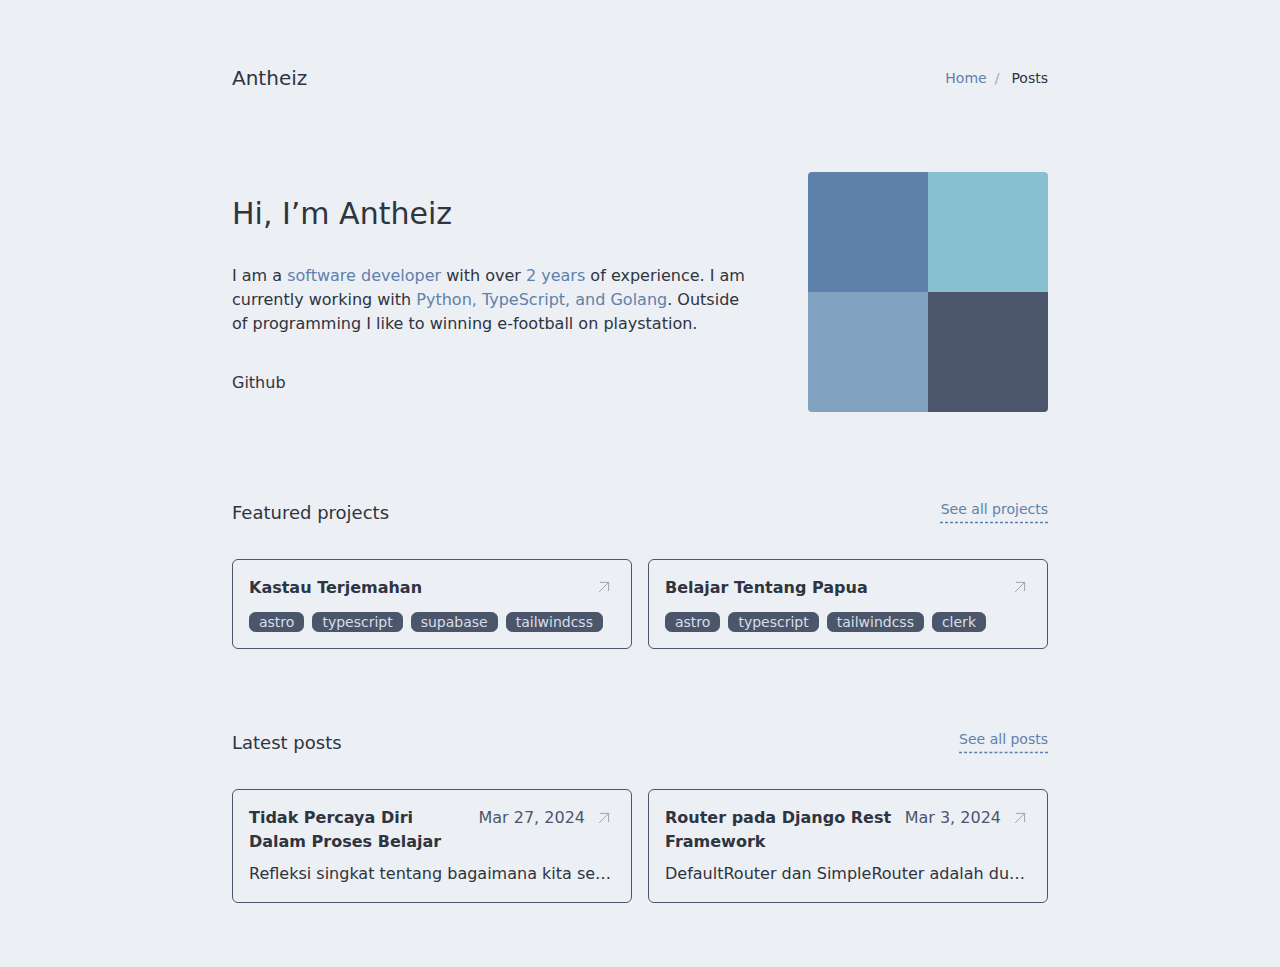
<file: index.html>
<!DOCTYPE html><html class="bg-base-100 text-base-content overflow-y-scroll" lang="en"> <head><meta charset="UTF-8"><meta name="viewport" content="width=device-width"><link rel="icon" type="image/svg+xml" href="/_astro/icon.DOvMWeGt.png"><title>Antheiz</title><meta name="description" content="Antheiz's personal website."><meta property="og:title" content="Antheiz"><meta property="og:description" content="Antheiz's personal website."><meta property="og:type" content="website"><meta property="og:image" content="/_astro/icon.DOvMWeGt.png"><meta property="og:url" content="http://localhost:4321/"><meta name="astro-view-transitions-enabled" content="true"><meta name="astro-view-transitions-fallback" content="animate"><link rel="stylesheet" href="/_astro/index.DjzMlcm3.css" /><script type="module" src="/_astro/hoisted.B3qt4lXS.js"></script>
<script type="module" src="/_astro/page.CY7HCSJH.js"></script></head> <body> <div class="mx-auto flex min-h-screen max-w-4xl flex-col gap-9 px-10 py-8 md:gap-20 md:py-16"> <header class="flex w-full flex-col gap-3 md:gap-2 md:flex-row md:justify-between pb-5 md:pb-0"> <a href="/" class="text-xl">Antheiz</a> <nav class="text-sm custom-breadcrumbs"> <ul> <li> <a class="text-primary" href="/">Home</a> </li> <li> <a class="" href="/posts">Posts</a> </li> </ul> </nav> </header>  <main> <div class="flex flex-col gap-20"> <article class="md:flex-row-reverse md:justify-end md:gap-12"> <div class="flex flex-row justify-between sm:grid-cols-3"> <div class="col-span-2 flex flex-col gap-6 md:gap-8 my-auto"> <h1 class="text-3xl">Hi, I’m Antheiz</h1> <h2 class="w-auto sm:w-[85%] md:w-[90%] leading-6">
I am a <strong class="font-normal text-primary">software developer</strong> with over
<strong class="font-normal text-primary">2 years</strong> of
              experience. I am currently working with<strong class="font-normal text-primary"> Python, TypeScript, and Golang</strong>. Outside of programming I like to winning e-football on playstation.
</h2> <div class="custom-breadcrumbs"> <ul> <li> <a href="https://github.com/antheiz" rel="noreferrer" target="_blank"> Github </a> </li> </ul> </div> </div> <div class="ml-auto hidden sm:block"> <div class="avatar"> <div class="w-60 rounded"> <picture> <source srcset="/_astro/icon.DOvMWeGt_1SeIX2.avif" type="image/avif"><source srcset="/_astro/icon.DOvMWeGt_1n05rc.webp" type="image/webp"> <img src="/_astro/icon.DOvMWeGt_ZzT9g8.png" alt="Profile icon" loading="eager" width="256" height="256" decoding="async"> </picture> </div> </div> </div> </div> </article> <article class="flex flex-col gap-8"> <header class="flex w-full flex-row justify-between gap-2"> <h3 class="text-lg">Featured projects</h3> <a href="https://github.com/antheiz?tab=repositories" class="text-sm text-primary underline decoration-dashed underline-offset-8" target="_self" rel="noreferrer">See all projects
</a> </header> <section class="grid grid-cols-1 gap-4 sm:grid-cols-2 justify-center items-stretch"> <a href="https://github.com/antheiz/kastau-terjemahan" target="_blank" class="group flex cursor-pointer flex-col gap-2 rounded-md border border-neutral p-4 transition-all duration-300 hover:-translate-y-1.5" data-astro-prefetch> <div class="flex w-full justify-between gap-3 flex-row items-start"> <p class="font-semibold">Kastau Terjemahan</p> <div class="flex flex-row items-center gap-2">  <svg xmlns="http://www.w3.org/2000/svg" width="22" height="22" viewBox="0 0 24 24" fill="none" stroke="#94a0a9" stroke-linecap="round" stroke-linejoin="round" color="#94a0a9" class="tabler-icon tabler-icon-arrow-up-right transition-none md:transition-all md:duration-300 md:group-hover:translate-x-1"> <path d="M17 7l-10 10"></path><path d="M8 7l9 0l0 9"></path> </svg> </div> </div> <div class="pt-1 flex flex-row flex-wrap gap-2"> <div class="badge badge-neutral">astro</div><div class="badge badge-neutral">typescript</div><div class="badge badge-neutral">supabase</div><div class="badge badge-neutral">tailwindcss</div> </div> </a><a href="https://github.com/papua-opensource/belajar-tentang-papua" target="_blank" class="group flex cursor-pointer flex-col gap-2 rounded-md border border-neutral p-4 transition-all duration-300 hover:-translate-y-1.5" data-astro-prefetch> <div class="flex w-full justify-between gap-3 flex-row items-start"> <p class="font-semibold">Belajar Tentang Papua</p> <div class="flex flex-row items-center gap-2">  <svg xmlns="http://www.w3.org/2000/svg" width="22" height="22" viewBox="0 0 24 24" fill="none" stroke="#94a0a9" stroke-linecap="round" stroke-linejoin="round" color="#94a0a9" class="tabler-icon tabler-icon-arrow-up-right transition-none md:transition-all md:duration-300 md:group-hover:translate-x-1"> <path d="M17 7l-10 10"></path><path d="M8 7l9 0l0 9"></path> </svg> </div> </div> <div class="pt-1 flex flex-row flex-wrap gap-2"> <div class="badge badge-neutral">astro</div><div class="badge badge-neutral">typescript</div><div class="badge badge-neutral">tailwindcss</div><div class="badge badge-neutral">clerk</div> </div> </a> </section> </article> <article class="flex flex-col gap-8"> <header class="flex w-full flex-row justify-between gap-2"> <h3 class="text-lg">Latest posts</h3> <a href="/posts" class="text-sm text-primary underline decoration-dashed underline-offset-8" rel="noreferrer">See all posts
</a> </header> <section class="grid grid-cols-1 gap-4 sm:grid-cols-2 mx-auto"> <a href="/posts/percaya-diri-dan-proses-belajar" target="_self" class="group flex cursor-pointer flex-col gap-2 rounded-md border border-neutral p-4 transition-all duration-300 hover:-translate-y-1.5" data-astro-prefetch> <div class="flex w-full justify-between gap-3 flex-row items-start"> <p class="font-semibold">Tidak Percaya Diri Dalam Proses Belajar</p> <div class="flex flex-row items-center gap-2"> <p class="text-neutral whitespace-nowrap"> Mar 27, 2024 </p> <svg xmlns="http://www.w3.org/2000/svg" width="22" height="22" viewBox="0 0 24 24" fill="none" stroke="#94a0a9" stroke-linecap="round" stroke-linejoin="round" color="#94a0a9" class="tabler-icon tabler-icon-arrow-up-right transition-none md:transition-all md:duration-300 md:group-hover:translate-x-1"> <path d="M17 7l-10 10"></path><path d="M8 7l9 0l0 9"></path> </svg> </div> </div> <p class="truncate">Refleksi singkat tentang bagaimana kita seharusnya percaya diri dan menikmati setiap proses dalam belajar.</p> </a><a href="/posts/router-in-django" target="_self" class="group flex cursor-pointer flex-col gap-2 rounded-md border border-neutral p-4 transition-all duration-300 hover:-translate-y-1.5" data-astro-prefetch> <div class="flex w-full justify-between gap-3 flex-row items-start"> <p class="font-semibold">Router pada Django Rest Framework</p> <div class="flex flex-row items-center gap-2"> <p class="text-neutral whitespace-nowrap"> Mar 3, 2024 </p> <svg xmlns="http://www.w3.org/2000/svg" width="22" height="22" viewBox="0 0 24 24" fill="none" stroke="#94a0a9" stroke-linecap="round" stroke-linejoin="round" color="#94a0a9" class="tabler-icon tabler-icon-arrow-up-right transition-none md:transition-all md:duration-300 md:group-hover:translate-x-1"> <path d="M17 7l-10 10"></path><path d="M8 7l9 0l0 9"></path> </svg> </div> </div> <p class="truncate">DefaultRouter dan SimpleRouter adalah dua jenis router yang disediakan oleh Django Rest Framework (DRF)</p> </a> </section> </article> </div> </main>  </div>  </body> </html>
</file>
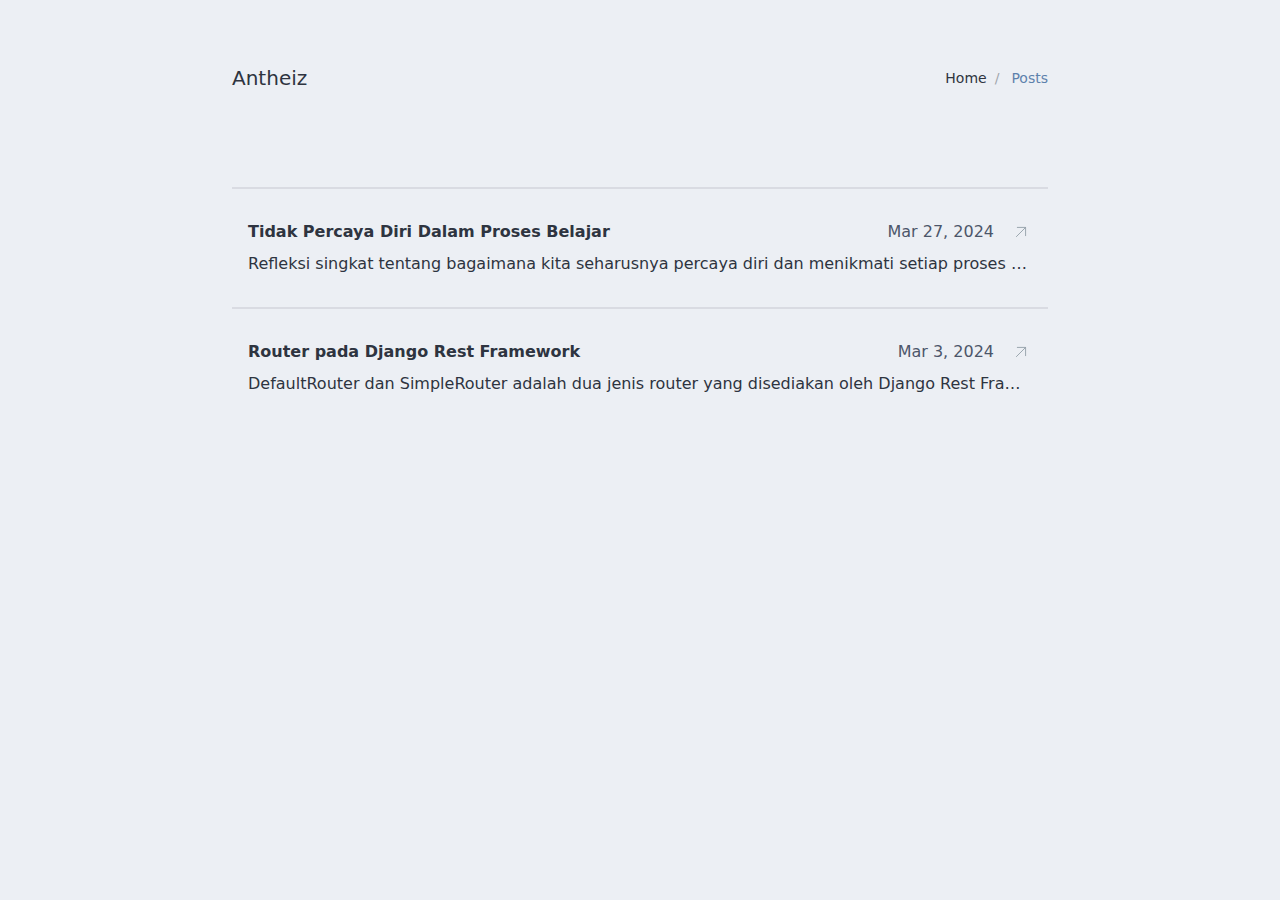
<file: posts/index.html>
<!DOCTYPE html><html class="bg-base-100 text-base-content overflow-y-scroll" lang="en"> <head><meta charset="UTF-8"><meta name="viewport" content="width=device-width"><link rel="icon" type="image/svg+xml" href="/_astro/icon.DOvMWeGt.png"><title>Antheiz</title><meta name="description" content="Antheiz's personal website."><meta property="og:title" content="Antheiz"><meta property="og:description" content="Antheiz's personal website."><meta property="og:type" content="website"><meta property="og:image" content="/_astro/icon.DOvMWeGt.png"><meta property="og:url" content="http://localhost:4321/posts/"><meta name="astro-view-transitions-enabled" content="true"><meta name="astro-view-transitions-fallback" content="animate"><link rel="stylesheet" href="/_astro/index.DjzMlcm3.css" /><script type="module" src="/_astro/hoisted.B3qt4lXS.js"></script>
<script type="module" src="/_astro/page.CY7HCSJH.js"></script></head> <body> <div class="mx-auto flex min-h-screen max-w-4xl flex-col gap-9 px-10 py-8 md:gap-20 md:py-16"> <header class="flex w-full flex-col gap-3 md:gap-2 md:flex-row md:justify-between pb-5 md:pb-0"> <a href="/" class="text-xl">Antheiz</a> <nav class="text-sm custom-breadcrumbs"> <ul> <li> <a class="" href="/">Home</a> </li> <li> <a class="text-primary" href="/posts">Posts</a> </li> </ul> </nav> </header>  <div>  <div class="divider my-2"></div> <a class="group flex cursor-pointer flex-col gap-2 p-4" href="/posts/percaya-diri-dan-proses-belajar" data-astro-prefetch> <div class="flex w-full justify-between gap-2 flex-row items-center"> <p class="text-base-content font-semibold">Tidak Percaya Diri Dalam Proses Belajar</p> <div class="flex flex-row items-center gap-4"> <p class="text-neutral"> Mar 27, 2024 </p> <svg xmlns="http://www.w3.org/2000/svg" width="22" height="22" viewBox="0 0 24 24" fill="none" stroke="#94a0a9" stroke-linecap="round" stroke-linejoin="round" color="#94a0a9" class="tabler-icon tabler-icon-arrow-up-right transition-none md:transition-all md:duration-300 md:group-hover:translate-x-1">  <path d="M17 7l-10 10"></path> <path d="M8 7l9 0l0 9"></path>  </svg> </div> </div> <p class="truncate">Refleksi singkat tentang bagaimana kita seharusnya percaya diri dan menikmati setiap proses dalam belajar.</p> </a>  <div class="divider my-2"></div> <a class="group flex cursor-pointer flex-col gap-2 p-4" href="/posts/router-in-django" data-astro-prefetch> <div class="flex w-full justify-between gap-2 flex-row items-center"> <p class="text-base-content font-semibold">Router pada Django Rest Framework</p> <div class="flex flex-row items-center gap-4"> <p class="text-neutral"> Mar 3, 2024 </p> <svg xmlns="http://www.w3.org/2000/svg" width="22" height="22" viewBox="0 0 24 24" fill="none" stroke="#94a0a9" stroke-linecap="round" stroke-linejoin="round" color="#94a0a9" class="tabler-icon tabler-icon-arrow-up-right transition-none md:transition-all md:duration-300 md:group-hover:translate-x-1">  <path d="M17 7l-10 10"></path> <path d="M8 7l9 0l0 9"></path>  </svg> </div> </div> <p class="truncate">DefaultRouter dan SimpleRouter adalah dua jenis router yang disediakan oleh Django Rest Framework (DRF)</p> </a>  </div>  </div>  </body> </html>
</file>
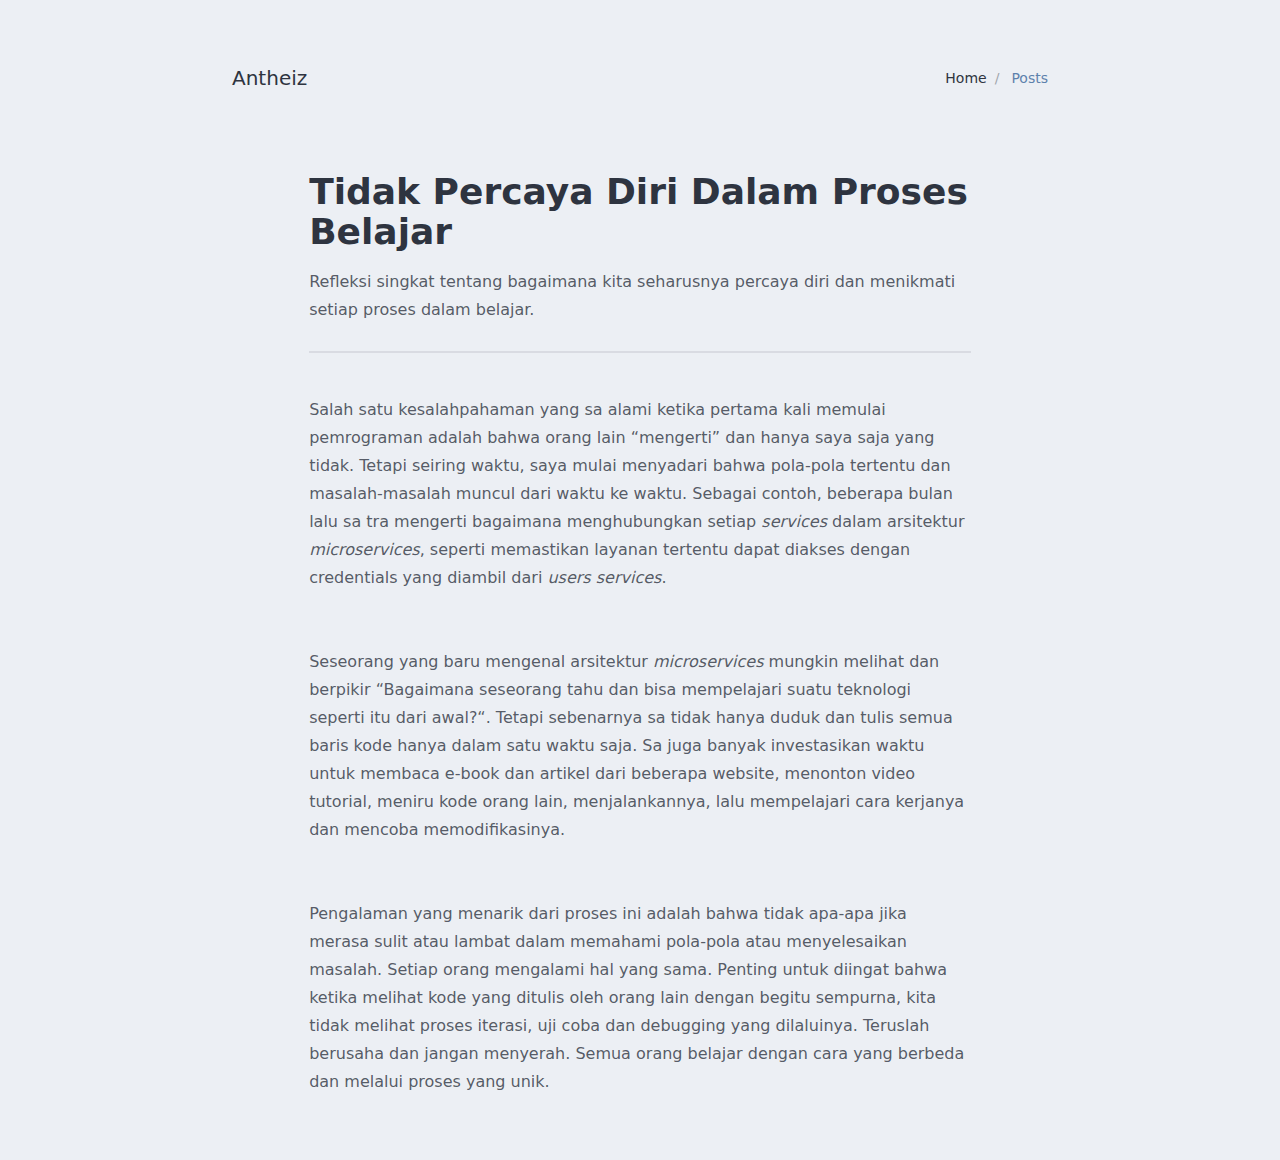
<file: posts/percaya-diri-dan-proses-belajar/index.html>
<!DOCTYPE html><html class="bg-base-100 text-base-content overflow-y-scroll" lang="en"> <head><meta charset="UTF-8"><meta name="viewport" content="width=device-width"><link rel="icon" type="image/svg+xml" href="/_astro/icon.DOvMWeGt.png"><title>Tidak Percaya Diri Dalam Proses Belajar</title><meta name="description" content="Refleksi singkat tentang bagaimana kita seharusnya percaya diri dan menikmati setiap proses dalam belajar."><meta property="og:title" content="Tidak Percaya Diri Dalam Proses Belajar"><meta property="og:description" content="Refleksi singkat tentang bagaimana kita seharusnya percaya diri dan menikmati setiap proses dalam belajar."><meta property="og:type" content="article"><meta property="og:image" content="/_astro/icon.DOvMWeGt.png"><meta property="og:url" content="http://localhost:4321/posts/percaya-diri-dan-proses-belajar/"><meta name="astro-view-transitions-enabled" content="true"><meta name="astro-view-transitions-fallback" content="animate"><link rel="stylesheet" href="/_astro/index.DjzMlcm3.css" /><script type="module" src="/_astro/hoisted.B3qt4lXS.js"></script>
<script type="module" src="/_astro/page.CY7HCSJH.js"></script></head> <body> <div class="mx-auto flex min-h-screen max-w-4xl flex-col gap-9 px-10 py-8 md:gap-20 md:py-16"> <header class="flex w-full flex-col gap-3 md:gap-2 md:flex-row md:justify-between pb-5 md:pb-0"> <a href="/" class="text-xl">Antheiz</a> <nav class="text-sm custom-breadcrumbs"> <ul> <li> <a class="" href="/">Home</a> </li> <li> <a class="text-primary" href="/posts">Posts</a> </li> </ul> </nav> </header>  <article class="prose mx-auto flex w-full max-w-prose flex-col gap-4"> <h1 class="mb-0"> Tidak Percaya Diri Dalam Proses Belajar </h1> <p class="mt-0 mb-1">Refleksi singkat tentang bagaimana kita seharusnya percaya diri dan menikmati setiap proses dalam belajar.</p> <div class="divider m-0"></div> <p>Salah satu kesalahpahaman yang sa alami ketika pertama kali memulai pemrograman adalah bahwa orang lain “mengerti” dan hanya saya saja yang tidak. Tetapi seiring waktu, saya mulai menyadari bahwa pola-pola tertentu dan masalah-masalah muncul dari waktu ke waktu. Sebagai contoh, beberapa bulan lalu sa tra mengerti bagaimana menghubungkan setiap <em>services</em> dalam arsitektur <em>microservices</em>, seperti memastikan layanan tertentu dapat diakses dengan credentials yang diambil dari <em>users services</em>.</p>
<p>Seseorang yang baru mengenal arsitektur <em>microservices</em> mungkin melihat dan berpikir “Bagaimana seseorang tahu dan bisa mempelajari suatu teknologi seperti itu dari awal?“. Tetapi sebenarnya sa tidak hanya duduk dan tulis semua baris kode hanya dalam satu waktu saja. Sa juga banyak investasikan waktu untuk membaca e-book dan artikel dari beberapa website, menonton video tutorial, meniru kode orang lain, menjalankannya, lalu mempelajari cara kerjanya dan mencoba memodifikasinya.</p>
<p>Pengalaman yang menarik dari proses ini adalah bahwa tidak apa-apa jika merasa sulit atau lambat dalam memahami pola-pola atau menyelesaikan masalah. Setiap orang mengalami hal yang sama.  Penting untuk diingat bahwa ketika melihat kode yang ditulis oleh orang lain dengan begitu sempurna, kita tidak melihat proses iterasi, uji coba dan debugging yang dilaluinya. Teruslah berusaha dan jangan menyerah. Semua orang belajar dengan cara yang berbeda dan melalui proses yang unik.</p> </article>  </div>  </body> </html>
</file>
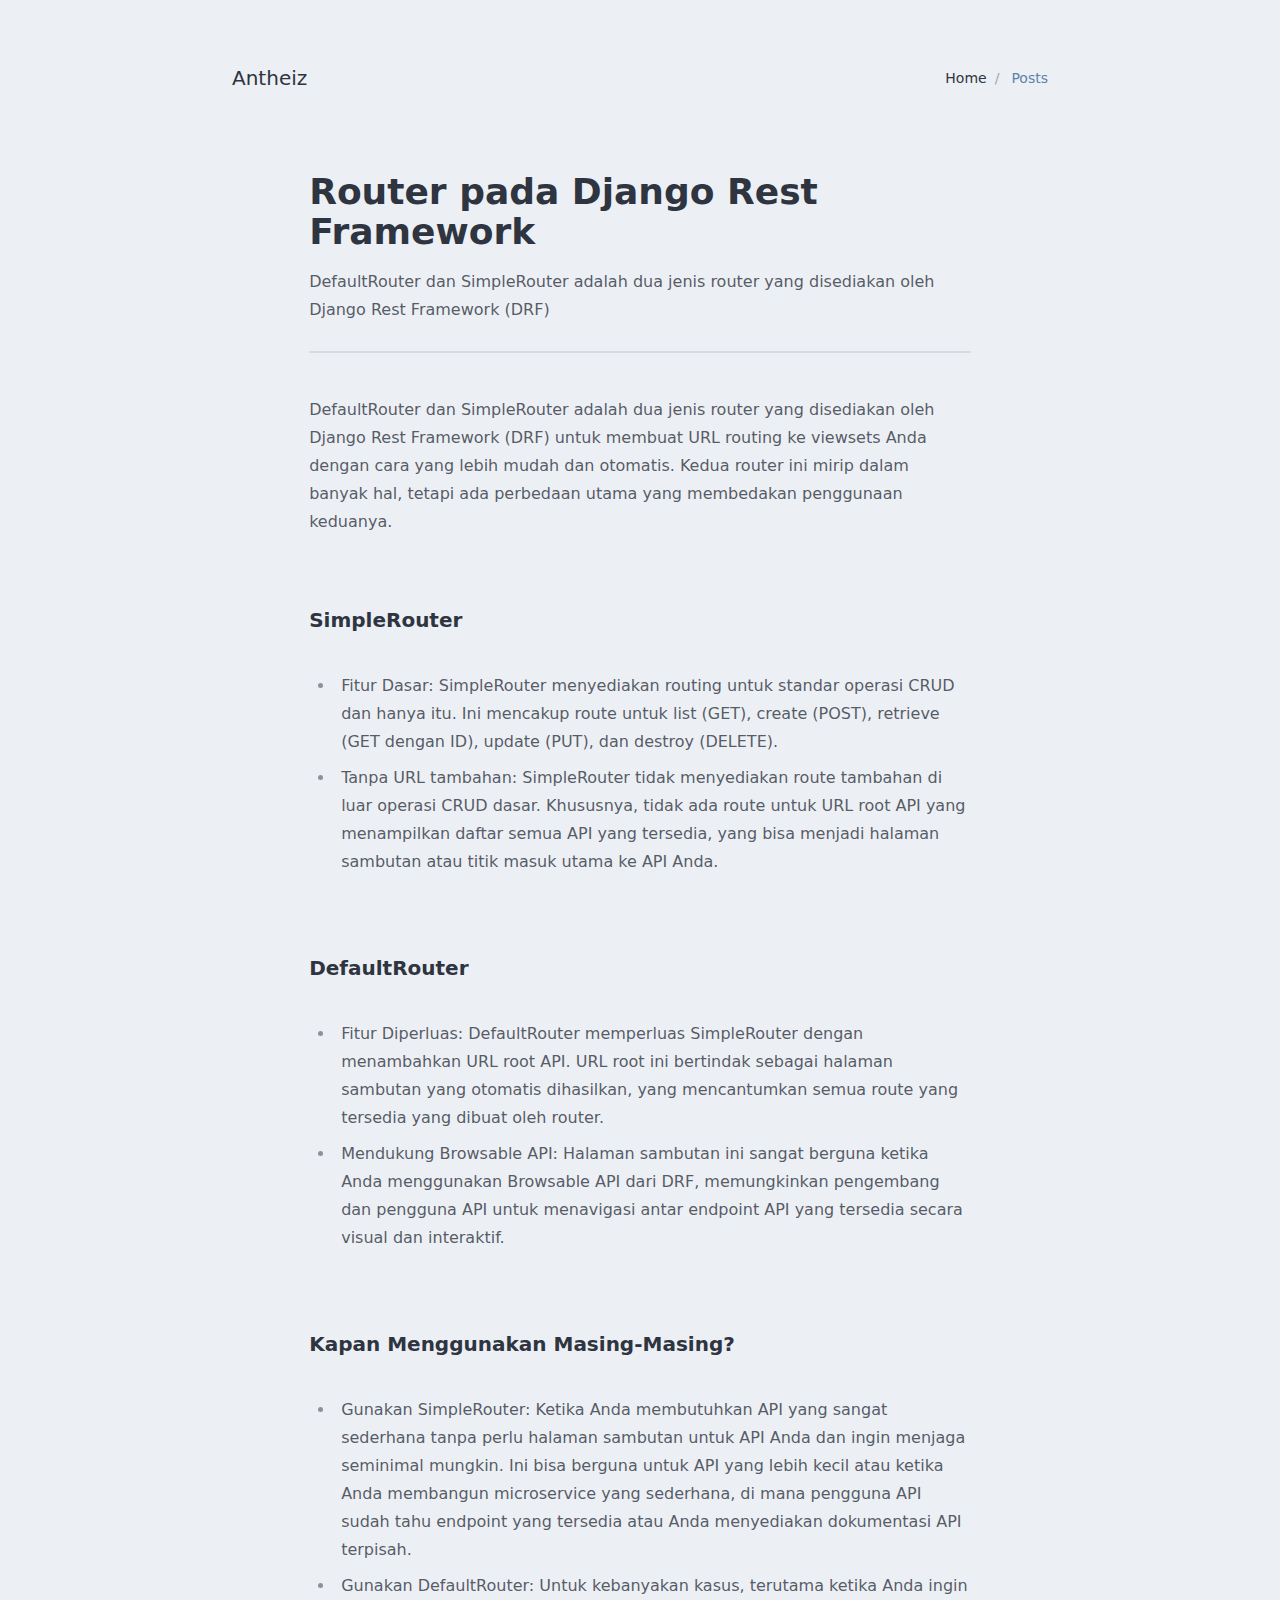
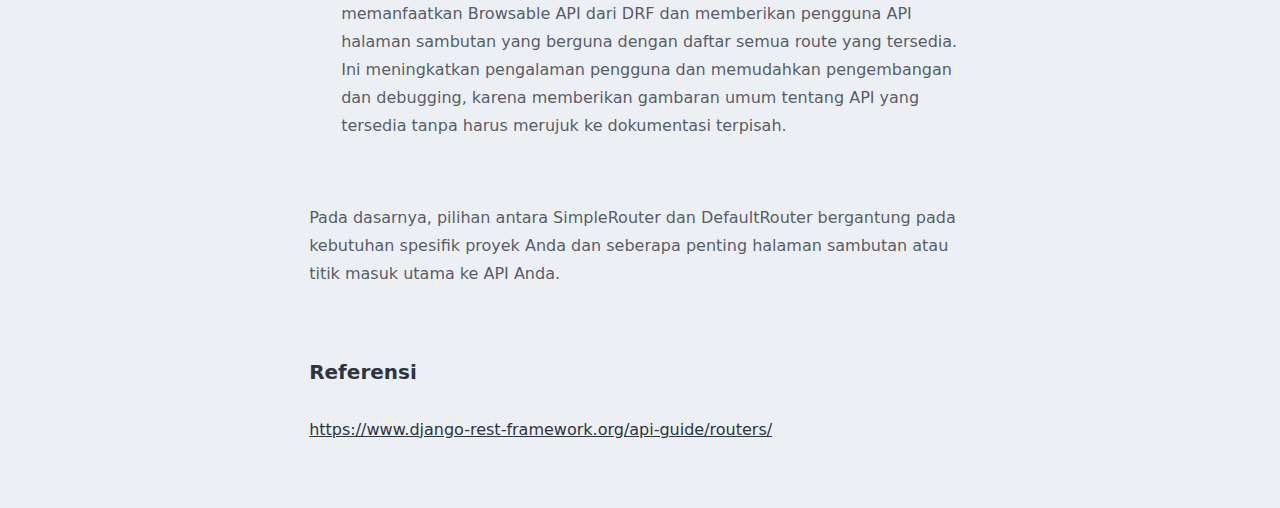
<file: posts/router-in-django/index.html>
<!DOCTYPE html><html class="bg-base-100 text-base-content overflow-y-scroll" lang="en"> <head><meta charset="UTF-8"><meta name="viewport" content="width=device-width"><link rel="icon" type="image/svg+xml" href="/_astro/icon.DOvMWeGt.png"><title>Router pada Django Rest Framework</title><meta name="description" content="DefaultRouter dan SimpleRouter adalah dua jenis router yang disediakan oleh Django Rest Framework (DRF)"><meta property="og:title" content="Router pada Django Rest Framework"><meta property="og:description" content="DefaultRouter dan SimpleRouter adalah dua jenis router yang disediakan oleh Django Rest Framework (DRF)"><meta property="og:type" content="article"><meta property="og:image" content="/_astro/icon.DOvMWeGt.png"><meta property="og:url" content="http://localhost:4321/posts/router-in-django/"><meta name="astro-view-transitions-enabled" content="true"><meta name="astro-view-transitions-fallback" content="animate"><link rel="stylesheet" href="/_astro/index.DjzMlcm3.css" /><script type="module" src="/_astro/hoisted.B3qt4lXS.js"></script>
<script type="module" src="/_astro/page.CY7HCSJH.js"></script></head> <body> <div class="mx-auto flex min-h-screen max-w-4xl flex-col gap-9 px-10 py-8 md:gap-20 md:py-16"> <header class="flex w-full flex-col gap-3 md:gap-2 md:flex-row md:justify-between pb-5 md:pb-0"> <a href="/" class="text-xl">Antheiz</a> <nav class="text-sm custom-breadcrumbs"> <ul> <li> <a class="" href="/">Home</a> </li> <li> <a class="text-primary" href="/posts">Posts</a> </li> </ul> </nav> </header>  <article class="prose mx-auto flex w-full max-w-prose flex-col gap-4"> <h1 class="mb-0"> Router pada Django Rest Framework </h1> <p class="mt-0 mb-1">DefaultRouter dan SimpleRouter adalah dua jenis router yang disediakan oleh Django Rest Framework (DRF)</p> <div class="divider m-0"></div> <p>DefaultRouter dan SimpleRouter adalah dua jenis router yang disediakan oleh Django Rest Framework (DRF) untuk membuat URL routing ke viewsets Anda dengan cara yang lebih mudah dan otomatis. Kedua router ini mirip dalam banyak hal, tetapi ada perbedaan utama yang membedakan penggunaan keduanya.</p>
<h3 id="simplerouter">SimpleRouter</h3>
<ul>
<li>Fitur Dasar: SimpleRouter menyediakan routing untuk standar operasi CRUD dan hanya itu. Ini mencakup route untuk list (GET), create (POST), retrieve (GET dengan ID), update (PUT), dan destroy (DELETE).</li>
<li>Tanpa URL tambahan: SimpleRouter tidak menyediakan route tambahan di luar operasi CRUD dasar. Khususnya, tidak ada route untuk URL root API yang menampilkan daftar semua API yang tersedia, yang bisa menjadi halaman sambutan atau titik masuk utama ke API Anda.</li>
</ul>
<h3 id="defaultrouter">DefaultRouter</h3>
<ul>
<li>Fitur Diperluas: DefaultRouter memperluas SimpleRouter dengan menambahkan URL root API. URL root ini bertindak sebagai halaman sambutan yang otomatis dihasilkan, yang mencantumkan semua route yang tersedia yang dibuat oleh router.</li>
<li>Mendukung Browsable API: Halaman sambutan ini sangat berguna ketika Anda menggunakan Browsable API dari DRF, memungkinkan pengembang dan pengguna API untuk menavigasi antar endpoint API yang tersedia secara visual dan interaktif.</li>
</ul>
<h3 id="kapan-menggunakan-masing-masing">Kapan Menggunakan Masing-Masing?</h3>
<ul>
<li>Gunakan SimpleRouter: Ketika Anda membutuhkan API yang sangat sederhana tanpa perlu halaman sambutan untuk API Anda dan ingin menjaga seminimal mungkin. Ini bisa berguna untuk API yang lebih kecil atau ketika Anda membangun microservice yang sederhana, di mana pengguna API sudah tahu endpoint yang tersedia atau Anda menyediakan dokumentasi API terpisah.</li>
<li>Gunakan DefaultRouter: Untuk kebanyakan kasus, terutama ketika Anda ingin memanfaatkan Browsable API dari DRF dan memberikan pengguna API halaman sambutan yang berguna dengan daftar semua route yang tersedia. Ini meningkatkan pengalaman pengguna dan memudahkan pengembangan dan debugging, karena memberikan gambaran umum tentang API yang tersedia tanpa harus merujuk ke dokumentasi terpisah.</li>
</ul>
<p>Pada dasarnya, pilihan antara SimpleRouter dan DefaultRouter bergantung pada kebutuhan spesifik proyek Anda dan seberapa penting halaman sambutan atau titik masuk utama ke API Anda.</p>
<h3 id="referensi">Referensi</h3>
<p><a href="https://www.django-rest-framework.org/api-guide/routers/">https://www.django-rest-framework.org/api-guide/routers/</a></p> </article>  </div>  </body> </html>
</file>
<file: _astro/index.DjzMlcm3.css>
*,:before,:after{box-sizing:border-box;border-width:0;border-style:solid;border-color:#e5e7eb}:before,:after{--tw-content: ""}html,:host{line-height:1.5;-webkit-text-size-adjust:100%;-moz-tab-size:4;-o-tab-size:4;tab-size:4;font-family:ui-sans-serif,system-ui,sans-serif,"Apple Color Emoji","Segoe UI Emoji",Segoe UI Symbol,"Noto Color Emoji";font-feature-settings:normal;font-variation-settings:normal;-webkit-tap-highlight-color:transparent}body{margin:0;line-height:inherit}hr{height:0;color:inherit;border-top-width:1px}abbr:where([title]){-webkit-text-decoration:underline dotted;text-decoration:underline dotted}h1,h2,h3,h4,h5,h6{font-size:inherit;font-weight:inherit}a{color:inherit;text-decoration:inherit}b,strong{font-weight:bolder}code,kbd,samp,pre{font-family:ui-monospace,SFMono-Regular,Menlo,Monaco,Consolas,Liberation Mono,Courier New,monospace;font-feature-settings:normal;font-variation-settings:normal;font-size:1em}small{font-size:80%}sub,sup{font-size:75%;line-height:0;position:relative;vertical-align:baseline}sub{bottom:-.25em}sup{top:-.5em}table{text-indent:0;border-color:inherit;border-collapse:collapse}button,input,optgroup,select,textarea{font-family:inherit;font-feature-settings:inherit;font-variation-settings:inherit;font-size:100%;font-weight:inherit;line-height:inherit;color:inherit;margin:0;padding:0}button,select{text-transform:none}button,[type=button],[type=reset],[type=submit]{-webkit-appearance:button;background-color:transparent;background-image:none}:-moz-focusring{outline:auto}:-moz-ui-invalid{box-shadow:none}progress{vertical-align:baseline}::-webkit-inner-spin-button,::-webkit-outer-spin-button{height:auto}[type=search]{-webkit-appearance:textfield;outline-offset:-2px}::-webkit-search-decoration{-webkit-appearance:none}::-webkit-file-upload-button{-webkit-appearance:button;font:inherit}summary{display:list-item}blockquote,dl,dd,h1,h2,h3,h4,h5,h6,hr,figure,p,pre{margin:0}fieldset{margin:0;padding:0}legend{padding:0}ol,ul,menu{list-style:none;margin:0;padding:0}dialog{padding:0}textarea{resize:vertical}input::-moz-placeholder,textarea::-moz-placeholder{opacity:1;color:#9ca3af}input::placeholder,textarea::placeholder{opacity:1;color:#9ca3af}button,[role=button]{cursor:pointer}:disabled{cursor:default}img,svg,video,canvas,audio,iframe,embed,object{display:block;vertical-align:middle}img,video{max-width:100%;height:auto}[hidden]{display:none}:root,[data-theme]{background-color:var(--fallback-b1,oklch(var(--b1)/1));color:var(--fallback-bc,oklch(var(--bc)/1))}@supports not (color: oklch(0 0 0)){:root{color-scheme:light;--fallback-p: #491eff;--fallback-pc: #d4dbff;--fallback-s: #ff41c7;--fallback-sc: #fff9fc;--fallback-a: #00cfbd;--fallback-ac: #00100d;--fallback-n: #2b3440;--fallback-nc: #d7dde4;--fallback-b1: #ffffff;--fallback-b2: #e5e6e6;--fallback-b3: #e5e6e6;--fallback-bc: #1f2937;--fallback-in: #00b3f0;--fallback-inc: #000000;--fallback-su: #00ca92;--fallback-suc: #000000;--fallback-wa: #ffc22d;--fallback-wac: #000000;--fallback-er: #ff6f70;--fallback-erc: #000000}@media (prefers-color-scheme: dark){:root{color-scheme:dark;--fallback-p: #7582ff;--fallback-pc: #050617;--fallback-s: #ff71cf;--fallback-sc: #190211;--fallback-a: #00c7b5;--fallback-ac: #000e0c;--fallback-n: #2a323c;--fallback-nc: #a6adbb;--fallback-b1: #1d232a;--fallback-b2: #191e24;--fallback-b3: #15191e;--fallback-bc: #a6adbb;--fallback-in: #00b3f0;--fallback-inc: #000000;--fallback-su: #00ca92;--fallback-suc: #000000;--fallback-wa: #ffc22d;--fallback-wac: #000000;--fallback-er: #ff6f70;--fallback-erc: #000000}}}html{-webkit-tap-highlight-color:transparent}:root{color-scheme:light;--pc: .118872 .015449 254.027774;--sc: .139303 .011822 248.687186;--ac: .154929 .01245 217.469017;--inc: .138414 .012499 332.664922;--suc: .153654 .01498 131.063061;--wac: .170972 .017847 84.093335;--erc: .12122 .024119 15.341883;--animation-btn: .25s;--animation-input: .2s;--btn-focus-scale: .95;--border-btn: 1px;--tab-border: 1px;--p: .594359 .077246 254.027774;--s: .696516 .059108 248.687186;--a: .774643 .062249 217.469017;--n: .45229 .035214 264.1312;--nc: .899258 .016374 262.749256;--b1: .951276 .007445 260.731539;--b2: .932996 .010389 261.788485;--b3: .899258 .016374 262.749256;--bc: .324374 .022945 264.182036;--in: .692072 .062496 332.664922;--su: .76827 .074899 131.063061;--wa: .854862 .089234 84.093335;--er: .6061 .120594 15.341883;--rounded-box: .4rem;--rounded-btn: .2rem;--rounded-badge: .4rem;--tab-radius: .2rem}*,:before,:after{--tw-border-spacing-x: 0;--tw-border-spacing-y: 0;--tw-translate-x: 0;--tw-translate-y: 0;--tw-rotate: 0;--tw-skew-x: 0;--tw-skew-y: 0;--tw-scale-x: 1;--tw-scale-y: 1;--tw-pan-x: ;--tw-pan-y: ;--tw-pinch-zoom: ;--tw-scroll-snap-strictness: proximity;--tw-gradient-from-position: ;--tw-gradient-via-position: ;--tw-gradient-to-position: ;--tw-ordinal: ;--tw-slashed-zero: ;--tw-numeric-figure: ;--tw-numeric-spacing: ;--tw-numeric-fraction: ;--tw-ring-inset: ;--tw-ring-offset-width: 0px;--tw-ring-offset-color: #fff;--tw-ring-color: rgb(59 130 246 / .5);--tw-ring-offset-shadow: 0 0 #0000;--tw-ring-shadow: 0 0 #0000;--tw-shadow: 0 0 #0000;--tw-shadow-colored: 0 0 #0000;--tw-blur: ;--tw-brightness: ;--tw-contrast: ;--tw-grayscale: ;--tw-hue-rotate: ;--tw-invert: ;--tw-saturate: ;--tw-sepia: ;--tw-drop-shadow: ;--tw-backdrop-blur: ;--tw-backdrop-brightness: ;--tw-backdrop-contrast: ;--tw-backdrop-grayscale: ;--tw-backdrop-hue-rotate: ;--tw-backdrop-invert: ;--tw-backdrop-opacity: ;--tw-backdrop-saturate: ;--tw-backdrop-sepia: }::backdrop{--tw-border-spacing-x: 0;--tw-border-spacing-y: 0;--tw-translate-x: 0;--tw-translate-y: 0;--tw-rotate: 0;--tw-skew-x: 0;--tw-skew-y: 0;--tw-scale-x: 1;--tw-scale-y: 1;--tw-pan-x: ;--tw-pan-y: ;--tw-pinch-zoom: ;--tw-scroll-snap-strictness: proximity;--tw-gradient-from-position: ;--tw-gradient-via-position: ;--tw-gradient-to-position: ;--tw-ordinal: ;--tw-slashed-zero: ;--tw-numeric-figure: ;--tw-numeric-spacing: ;--tw-numeric-fraction: ;--tw-ring-inset: ;--tw-ring-offset-width: 0px;--tw-ring-offset-color: #fff;--tw-ring-color: rgb(59 130 246 / .5);--tw-ring-offset-shadow: 0 0 #0000;--tw-ring-shadow: 0 0 #0000;--tw-shadow: 0 0 #0000;--tw-shadow-colored: 0 0 #0000;--tw-blur: ;--tw-brightness: ;--tw-contrast: ;--tw-grayscale: ;--tw-hue-rotate: ;--tw-invert: ;--tw-saturate: ;--tw-sepia: ;--tw-drop-shadow: ;--tw-backdrop-blur: ;--tw-backdrop-brightness: ;--tw-backdrop-contrast: ;--tw-backdrop-grayscale: ;--tw-backdrop-hue-rotate: ;--tw-backdrop-invert: ;--tw-backdrop-opacity: ;--tw-backdrop-saturate: ;--tw-backdrop-sepia: }.prose{color:var(--tw-prose-body);max-width:65ch}.prose :where(p):not(:where([class~=not-prose],[class~=not-prose] *)){margin-top:1.25em;margin-bottom:1.25em}.prose :where([class~=lead]):not(:where([class~=not-prose],[class~=not-prose] *)){color:var(--tw-prose-lead);font-size:1.25em;line-height:1.6;margin-top:1.2em;margin-bottom:1.2em}.prose :where(a):not(:where([class~=not-prose],[class~=not-prose] *)){color:var(--tw-prose-links);text-decoration:underline;font-weight:500}.prose :where(strong):not(:where([class~=not-prose],[class~=not-prose] *)){color:var(--tw-prose-bold);font-weight:600}.prose :where(a strong):not(:where([class~=not-prose],[class~=not-prose] *)){color:inherit}.prose :where(blockquote strong):not(:where([class~=not-prose],[class~=not-prose] *)){color:inherit}.prose :where(thead th strong):not(:where([class~=not-prose],[class~=not-prose] *)){color:inherit}.prose :where(ol):not(:where([class~=not-prose],[class~=not-prose] *)){list-style-type:decimal;margin-top:1.25em;margin-bottom:1.25em;padding-left:1.625em}.prose :where(ol[type=A]):not(:where([class~=not-prose],[class~=not-prose] *)){list-style-type:upper-alpha}.prose :where(ol[type=a]):not(:where([class~=not-prose],[class~=not-prose] *)){list-style-type:lower-alpha}.prose :where(ol[type=A s]):not(:where([class~=not-prose],[class~=not-prose] *)){list-style-type:upper-alpha}.prose :where(ol[type=a s]):not(:where([class~=not-prose],[class~=not-prose] *)){list-style-type:lower-alpha}.prose :where(ol[type=I]):not(:where([class~=not-prose],[class~=not-prose] *)){list-style-type:upper-roman}.prose :where(ol[type=i]):not(:where([class~=not-prose],[class~=not-prose] *)){list-style-type:lower-roman}.prose :where(ol[type=I s]):not(:where([class~=not-prose],[class~=not-prose] *)){list-style-type:upper-roman}.prose :where(ol[type=i s]):not(:where([class~=not-prose],[class~=not-prose] *)){list-style-type:lower-roman}.prose :where(ol[type="1"]):not(:where([class~=not-prose],[class~=not-prose] *)){list-style-type:decimal}.prose :where(ul):not(:where([class~=not-prose],[class~=not-prose] *)){list-style-type:disc;margin-top:1.25em;margin-bottom:1.25em;padding-left:1.625em}.prose :where(ol>li):not(:where([class~=not-prose],[class~=not-prose] *))::marker{font-weight:400;color:var(--tw-prose-counters)}.prose :where(ul>li):not(:where([class~=not-prose],[class~=not-prose] *))::marker{color:var(--tw-prose-bullets)}.prose :where(dt):not(:where([class~=not-prose],[class~=not-prose] *)){color:var(--tw-prose-headings);font-weight:600;margin-top:1.25em}.prose :where(hr):not(:where([class~=not-prose],[class~=not-prose] *)){border-color:var(--tw-prose-hr);border-top-width:1px;margin-top:3em;margin-bottom:3em}.prose :where(blockquote):not(:where([class~=not-prose],[class~=not-prose] *)){font-weight:500;font-style:italic;color:var(--tw-prose-quotes);border-left-width:.25rem;border-left-color:var(--tw-prose-quote-borders);quotes:"“""”""‘""’";margin-top:1.6em;margin-bottom:1.6em;padding-left:1em}.prose :where(blockquote p:first-of-type):not(:where([class~=not-prose],[class~=not-prose] *)):before{content:open-quote}.prose :where(blockquote p:last-of-type):not(:where([class~=not-prose],[class~=not-prose] *)):after{content:close-quote}.prose :where(h1):not(:where([class~=not-prose],[class~=not-prose] *)){color:var(--tw-prose-headings);font-weight:800;font-size:2.25em;margin-top:0;margin-bottom:.8888889em;line-height:1.1111111}.prose :where(h1 strong):not(:where([class~=not-prose],[class~=not-prose] *)){font-weight:900;color:inherit}.prose :where(h2):not(:where([class~=not-prose],[class~=not-prose] *)){color:var(--tw-prose-headings);font-weight:700;font-size:1.5em;margin-top:2em;margin-bottom:1em;line-height:1.3333333}.prose :where(h2 strong):not(:where([class~=not-prose],[class~=not-prose] *)){font-weight:800;color:inherit}.prose :where(h3):not(:where([class~=not-prose],[class~=not-prose] *)){color:var(--tw-prose-headings);font-weight:600;font-size:1.25em;margin-top:1.6em;margin-bottom:.6em;line-height:1.6}.prose :where(h3 strong):not(:where([class~=not-prose],[class~=not-prose] *)){font-weight:700;color:inherit}.prose :where(h4):not(:where([class~=not-prose],[class~=not-prose] *)){color:var(--tw-prose-headings);font-weight:600;margin-top:1.5em;margin-bottom:.5em;line-height:1.5}.prose :where(h4 strong):not(:where([class~=not-prose],[class~=not-prose] *)){font-weight:700;color:inherit}.prose :where(img):not(:where([class~=not-prose],[class~=not-prose] *)){margin-top:2em;margin-bottom:2em}.prose :where(picture):not(:where([class~=not-prose],[class~=not-prose] *)){display:block;margin-top:2em;margin-bottom:2em}.prose :where(kbd):not(:where([class~=not-prose],[class~=not-prose] *)){font-weight:500;font-family:inherit;color:var(--tw-prose-kbd);box-shadow:0 0 0 1px rgb(var(--tw-prose-kbd-shadows) / 10%),0 3px rgb(var(--tw-prose-kbd-shadows) / 10%);font-size:.875em;border-radius:.3125rem;padding:.1875em .375em}.prose :where(code):not(:where([class~=not-prose],[class~=not-prose] *)){color:var(--tw-prose-code);font-weight:600;font-size:.875em}.prose :where(code):not(:where([class~=not-prose],[class~=not-prose] *)):before{content:"`"}.prose :where(code):not(:where([class~=not-prose],[class~=not-prose] *)):after{content:"`"}.prose :where(a code):not(:where([class~=not-prose],[class~=not-prose] *)){color:inherit}.prose :where(h1 code):not(:where([class~=not-prose],[class~=not-prose] *)){color:inherit}.prose :where(h2 code):not(:where([class~=not-prose],[class~=not-prose] *)){color:inherit;font-size:.875em}.prose :where(h3 code):not(:where([class~=not-prose],[class~=not-prose] *)){color:inherit;font-size:.9em}.prose :where(h4 code):not(:where([class~=not-prose],[class~=not-prose] *)){color:inherit}.prose :where(blockquote code):not(:where([class~=not-prose],[class~=not-prose] *)){color:inherit}.prose :where(thead th code):not(:where([class~=not-prose],[class~=not-prose] *)){color:inherit}.prose :where(pre):not(:where([class~=not-prose],[class~=not-prose] *)){color:var(--tw-prose-pre-code);background-color:var(--tw-prose-pre-bg);overflow-x:auto;font-weight:400;font-size:.875em;line-height:1.7142857;margin-top:1.7142857em;margin-bottom:1.7142857em;border-radius:.375rem;padding:.8571429em 1.1428571em}.prose :where(pre code):not(:where([class~=not-prose],[class~=not-prose] *)){background-color:transparent;border-width:0;border-radius:0;padding:0;font-weight:inherit;color:inherit;font-size:inherit;font-family:inherit;line-height:inherit}.prose :where(pre code):not(:where([class~=not-prose],[class~=not-prose] *)):before{content:none}.prose :where(pre code):not(:where([class~=not-prose],[class~=not-prose] *)):after{content:none}.prose :where(table):not(:where([class~=not-prose],[class~=not-prose] *)){width:100%;table-layout:auto;text-align:left;margin-top:2em;margin-bottom:2em;font-size:.875em;line-height:1.7142857}.prose :where(thead):not(:where([class~=not-prose],[class~=not-prose] *)){border-bottom-width:1px;border-bottom-color:var(--tw-prose-th-borders)}.prose :where(thead th):not(:where([class~=not-prose],[class~=not-prose] *)){color:var(--tw-prose-headings);font-weight:600;vertical-align:bottom;padding-right:.5714286em;padding-bottom:.5714286em;padding-left:.5714286em}.prose :where(tbody tr):not(:where([class~=not-prose],[class~=not-prose] *)){border-bottom-width:1px;border-bottom-color:var(--tw-prose-td-borders)}.prose :where(tbody tr:last-child):not(:where([class~=not-prose],[class~=not-prose] *)){border-bottom-width:0}.prose :where(tbody td):not(:where([class~=not-prose],[class~=not-prose] *)){vertical-align:baseline}.prose :where(tfoot):not(:where([class~=not-prose],[class~=not-prose] *)){border-top-width:1px;border-top-color:var(--tw-prose-th-borders)}.prose :where(tfoot td):not(:where([class~=not-prose],[class~=not-prose] *)){vertical-align:top}.prose :where(figure>*):not(:where([class~=not-prose],[class~=not-prose] *)){margin-top:0;margin-bottom:0}.prose :where(figcaption):not(:where([class~=not-prose],[class~=not-prose] *)){color:var(--tw-prose-captions);font-size:.875em;line-height:1.4285714;margin-top:.8571429em}.prose{--tw-prose-body: #374151;--tw-prose-headings: #111827;--tw-prose-lead: #4b5563;--tw-prose-links: #111827;--tw-prose-bold: #111827;--tw-prose-counters: #6b7280;--tw-prose-bullets: #d1d5db;--tw-prose-hr: #e5e7eb;--tw-prose-quotes: #111827;--tw-prose-quote-borders: #e5e7eb;--tw-prose-captions: #6b7280;--tw-prose-kbd: #111827;--tw-prose-kbd-shadows: 17 24 39;--tw-prose-code: #111827;--tw-prose-pre-code: #e5e7eb;--tw-prose-pre-bg: #1f2937;--tw-prose-th-borders: #d1d5db;--tw-prose-td-borders: #e5e7eb;--tw-prose-invert-body: #d1d5db;--tw-prose-invert-headings: #fff;--tw-prose-invert-lead: #9ca3af;--tw-prose-invert-links: #fff;--tw-prose-invert-bold: #fff;--tw-prose-invert-counters: #9ca3af;--tw-prose-invert-bullets: #4b5563;--tw-prose-invert-hr: #374151;--tw-prose-invert-quotes: #f3f4f6;--tw-prose-invert-quote-borders: #374151;--tw-prose-invert-captions: #9ca3af;--tw-prose-invert-kbd: #fff;--tw-prose-invert-kbd-shadows: 255 255 255;--tw-prose-invert-code: #fff;--tw-prose-invert-pre-code: #d1d5db;--tw-prose-invert-pre-bg: rgb(0 0 0 / 50%);--tw-prose-invert-th-borders: #4b5563;--tw-prose-invert-td-borders: #374151;font-size:1rem;line-height:1.75}.prose :where(picture>img):not(:where([class~=not-prose],[class~=not-prose] *)){margin-top:0;margin-bottom:0}.prose :where(video):not(:where([class~=not-prose],[class~=not-prose] *)){margin-top:2em;margin-bottom:2em}.prose :where(li):not(:where([class~=not-prose],[class~=not-prose] *)){margin-top:.5em;margin-bottom:.5em}.prose :where(ol>li):not(:where([class~=not-prose],[class~=not-prose] *)){padding-left:.375em}.prose :where(ul>li):not(:where([class~=not-prose],[class~=not-prose] *)){padding-left:.375em}.prose :where(.prose>ul>li p):not(:where([class~=not-prose],[class~=not-prose] *)){margin-top:.75em;margin-bottom:.75em}.prose :where(.prose>ul>li>*:first-child):not(:where([class~=not-prose],[class~=not-prose] *)){margin-top:1.25em}.prose :where(.prose>ul>li>*:last-child):not(:where([class~=not-prose],[class~=not-prose] *)){margin-bottom:1.25em}.prose :where(.prose>ol>li>*:first-child):not(:where([class~=not-prose],[class~=not-prose] *)){margin-top:1.25em}.prose :where(.prose>ol>li>*:last-child):not(:where([class~=not-prose],[class~=not-prose] *)){margin-bottom:1.25em}.prose :where(ul ul,ul ol,ol ul,ol ol):not(:where([class~=not-prose],[class~=not-prose] *)){margin-top:.75em;margin-bottom:.75em}.prose :where(dl):not(:where([class~=not-prose],[class~=not-prose] *)){margin-top:1.25em;margin-bottom:1.25em}.prose :where(dd):not(:where([class~=not-prose],[class~=not-prose] *)){margin-top:.5em;padding-left:1.625em}.prose :where(hr+*):not(:where([class~=not-prose],[class~=not-prose] *)){margin-top:0}.prose :where(h2+*):not(:where([class~=not-prose],[class~=not-prose] *)){margin-top:0}.prose :where(h3+*):not(:where([class~=not-prose],[class~=not-prose] *)){margin-top:0}.prose :where(h4+*):not(:where([class~=not-prose],[class~=not-prose] *)){margin-top:0}.prose :where(thead th:first-child):not(:where([class~=not-prose],[class~=not-prose] *)){padding-left:0}.prose :where(thead th:last-child):not(:where([class~=not-prose],[class~=not-prose] *)){padding-right:0}.prose :where(tbody td,tfoot td):not(:where([class~=not-prose],[class~=not-prose] *)){padding:.5714286em}.prose :where(tbody td:first-child,tfoot td:first-child):not(:where([class~=not-prose],[class~=not-prose] *)){padding-left:0}.prose :where(tbody td:last-child,tfoot td:last-child):not(:where([class~=not-prose],[class~=not-prose] *)){padding-right:0}.prose :where(figure):not(:where([class~=not-prose],[class~=not-prose] *)){margin-top:2em;margin-bottom:2em}.prose :where(.prose>:first-child):not(:where([class~=not-prose],[class~=not-prose] *)){margin-top:0}.prose :where(.prose>:last-child):not(:where([class~=not-prose],[class~=not-prose] *)){margin-bottom:0}.avatar{position:relative;display:inline-flex}.avatar>div{display:block;aspect-ratio:1 / 1;overflow:hidden}.avatar img{height:100%;width:100%;-o-object-fit:cover;object-fit:cover}.avatar.placeholder>div{display:flex;align-items:center;justify-content:center}.badge{display:inline-flex;align-items:center;justify-content:center;transition-property:color,background-color,border-color,text-decoration-color,fill,stroke,opacity,box-shadow,transform,filter,-webkit-backdrop-filter;transition-property:color,background-color,border-color,text-decoration-color,fill,stroke,opacity,box-shadow,transform,filter,backdrop-filter;transition-property:color,background-color,border-color,text-decoration-color,fill,stroke,opacity,box-shadow,transform,filter,backdrop-filter,-webkit-backdrop-filter;transition-timing-function:cubic-bezier(.4,0,.2,1);transition-timing-function:cubic-bezier(0,0,.2,1);transition-duration:.2s;height:1.25rem;font-size:.875rem;line-height:1.25rem;width:-moz-fit-content;width:fit-content;padding-left:.563rem;padding-right:.563rem;border-radius:var(--rounded-badge, 1.9rem);border-width:1px;--tw-border-opacity: 1;border-color:var(--fallback-b2,oklch(var(--b2)/var(--tw-border-opacity)));--tw-bg-opacity: 1;background-color:var(--fallback-b1,oklch(var(--b1)/var(--tw-bg-opacity)));--tw-text-opacity: 1;color:var(--fallback-bc,oklch(var(--bc)/var(--tw-text-opacity)))}@media (hover:hover){.table tr.hover:hover,.table tr.hover:nth-child(2n):hover{--tw-bg-opacity: 1;background-color:var(--fallback-b2,oklch(var(--b2)/var(--tw-bg-opacity)))}.table-zebra tr.hover:hover,.table-zebra tr.hover:nth-child(2n):hover{--tw-bg-opacity: 1;background-color:var(--fallback-b3,oklch(var(--b3)/var(--tw-bg-opacity)))}}.divider{display:flex;flex-direction:row;align-items:center;align-self:stretch;margin-top:1rem;margin-bottom:1rem;height:1rem;white-space:nowrap}.divider:before,.divider:after{height:.125rem;width:100%;flex-grow:1;--tw-content: "";content:var(--tw-content);background-color:var(--fallback-bc,oklch(var(--bc)/.1))}.hero{display:grid;width:100%;place-items:center;background-size:cover;background-position:center}.hero>*{grid-column-start:1;grid-row-start:1}.hero-content{z-index:0;display:flex;align-items:center;justify-content:center;max-width:80rem;gap:1rem;padding:1rem}.link{cursor:pointer;text-decoration-line:underline}:where(.menu li) .badge{justify-self:end}.stack{display:inline-grid;place-items:center;align-items:flex-end}.stack>*{grid-column-start:1;grid-row-start:1;transform:translateY(10%) scale(.9);z-index:1;width:100%;opacity:.6}.stack>*:nth-child(2){transform:translateY(5%) scale(.95);z-index:2;opacity:.8}.stack>*:nth-child(1){transform:translateY(0) scale(1);z-index:3;opacity:1}.avatar-group :where(.avatar){overflow:hidden;border-radius:9999px;border-width:4px;--tw-border-opacity: 1;border-color:var(--fallback-b1,oklch(var(--b1)/var(--tw-border-opacity)))}.badge-neutral{--tw-border-opacity: 1;border-color:var(--fallback-n,oklch(var(--n)/var(--tw-border-opacity)));--tw-bg-opacity: 1;background-color:var(--fallback-n,oklch(var(--n)/var(--tw-bg-opacity)));--tw-text-opacity: 1;color:var(--fallback-nc,oklch(var(--nc)/var(--tw-text-opacity)))}.badge-outline.badge-neutral{--tw-text-opacity: 1;color:var(--fallback-n,oklch(var(--n)/var(--tw-text-opacity)))}@supports not (color: oklch(0 0 0)){.prose :where(code):not(:where([class~=not-prose] *,pre *)){background-color:var(--fallback-b3,oklch(var(--b3)/1))}}@keyframes button-pop{0%{transform:scale(var(--btn-focus-scale, .98))}40%{transform:scale(1.02)}to{transform:scale(1)}}@keyframes checkmark{0%{background-position-y:5px}50%{background-position-y:-2px}to{background-position-y:0}}.divider:not(:empty){gap:1rem}@supports (color:color-mix(in oklab,black,black)){@media (hover:hover){.link-accent:hover{color:color-mix(in oklab,var(--fallback-a,oklch(var(--a)/1)) 80%,black)}}}.link-accent{--tw-text-opacity: 1;color:var(--fallback-a,oklch(var(--a)/var(--tw-text-opacity)))}.link:focus{outline:2px solid transparent;outline-offset:2px}.link:focus-visible{outline:2px solid currentColor;outline-offset:2px}.loading{pointer-events:none;display:inline-block;aspect-ratio:1 / 1;width:1.5rem;background-color:currentColor;-webkit-mask-size:100%;mask-size:100%;-webkit-mask-repeat:no-repeat;mask-repeat:no-repeat;-webkit-mask-position:center;mask-position:center;-webkit-mask-image:url("data:image/svg+xml,%3Csvg width='24' height='24' stroke='%23000' viewBox='0 0 24 24' xmlns='http://www.w3.org/2000/svg'%3E%3Cstyle%3E.spinner_V8m1%7Btransform-origin:center;animation:spinner_zKoa 2s linear infinite%7D.spinner_V8m1 circle%7Bstroke-linecap:round;animation:spinner_YpZS 1.5s ease-out infinite%7D%40keyframes spinner_zKoa%7B100%25%7Btransform:rotate(360deg)%7D%7D%40keyframes spinner_YpZS%7B0%25%7Bstroke-dasharray:0 150;stroke-dashoffset:0%7D47.5%25%7Bstroke-dasharray:42 150;stroke-dashoffset:-16%7D95%25%2C100%25%7Bstroke-dasharray:42 150;stroke-dashoffset:-59%7D%7D%3C%2Fstyle%3E%3Cg class='spinner_V8m1'%3E%3Ccircle cx='12' cy='12' r='9.5' fill='none' stroke-width='3'%3E%3C%2Fcircle%3E%3C%2Fg%3E%3C%2Fsvg%3E");mask-image:url("data:image/svg+xml,%3Csvg width='24' height='24' stroke='%23000' viewBox='0 0 24 24' xmlns='http://www.w3.org/2000/svg'%3E%3Cstyle%3E.spinner_V8m1%7Btransform-origin:center;animation:spinner_zKoa 2s linear infinite%7D.spinner_V8m1 circle%7Bstroke-linecap:round;animation:spinner_YpZS 1.5s ease-out infinite%7D%40keyframes spinner_zKoa%7B100%25%7Btransform:rotate(360deg)%7D%7D%40keyframes spinner_YpZS%7B0%25%7Bstroke-dasharray:0 150;stroke-dashoffset:0%7D47.5%25%7Bstroke-dasharray:42 150;stroke-dashoffset:-16%7D95%25%2C100%25%7Bstroke-dasharray:42 150;stroke-dashoffset:-59%7D%7D%3C%2Fstyle%3E%3Cg class='spinner_V8m1'%3E%3Ccircle cx='12' cy='12' r='9.5' fill='none' stroke-width='3'%3E%3C%2Fcircle%3E%3C%2Fg%3E%3C%2Fsvg%3E")}.mockup-phone .display{overflow:hidden;border-radius:40px;margin-top:-25px}@keyframes modal-pop{0%{opacity:0}}@keyframes progress-loading{50%{background-position-x:-115%}}@keyframes radiomark{0%{box-shadow:0 0 0 12px var(--fallback-b1,oklch(var(--b1)/1)) inset,0 0 0 12px var(--fallback-b1,oklch(var(--b1)/1)) inset}50%{box-shadow:0 0 0 3px var(--fallback-b1,oklch(var(--b1)/1)) inset,0 0 0 3px var(--fallback-b1,oklch(var(--b1)/1)) inset}to{box-shadow:0 0 0 4px var(--fallback-b1,oklch(var(--b1)/1)) inset,0 0 0 4px var(--fallback-b1,oklch(var(--b1)/1)) inset}}@keyframes rating-pop{0%{transform:translateY(-.125em)}40%{transform:translateY(-.125em)}to{transform:translateY(0)}}@keyframes skeleton{0%{background-position:150%}to{background-position:-50%}}@keyframes toast-pop{0%{transform:scale(.9);opacity:0}to{transform:scale(1);opacity:1}}:root .prose{--tw-prose-body: var(--fallback-bc,oklch(var(--bc)/.8));--tw-prose-headings: var(--fallback-bc,oklch(var(--bc)/1));--tw-prose-lead: var(--fallback-bc,oklch(var(--bc)/1));--tw-prose-links: var(--fallback-bc,oklch(var(--bc)/1));--tw-prose-bold: var(--fallback-bc,oklch(var(--bc)/1));--tw-prose-counters: var(--fallback-bc,oklch(var(--bc)/1));--tw-prose-bullets: var(--fallback-bc,oklch(var(--bc)/.5));--tw-prose-hr: var(--fallback-bc,oklch(var(--bc)/.2));--tw-prose-quotes: var(--fallback-bc,oklch(var(--bc)/1));--tw-prose-quote-borders: var(--fallback-bc,oklch(var(--bc)/.2));--tw-prose-captions: var(--fallback-bc,oklch(var(--bc)/.5));--tw-prose-code: var(--fallback-bc,oklch(var(--bc)/1));--tw-prose-pre-code: var(--fallback-nc,oklch(var(--nc)/1));--tw-prose-pre-bg: var(--fallback-n,oklch(var(--n)/1));--tw-prose-th-borders: var(--fallback-bc,oklch(var(--bc)/.5));--tw-prose-td-borders: var(--fallback-bc,oklch(var(--bc)/.2))}.prose :where(code):not(:where([class~=not-prose] *,pre *)){padding:1px 8px;border-radius:var(--rounded-badge);font-weight:initial;background-color:var(--fallback-bc,oklch(var(--bc)/.1))}.prose :where(code):not(:where([class~=not-prose],[class~=not-prose] *)):before,.prose :where(code):not(:where([class~=not-prose],[class~=not-prose] *)):after{display:none}.prose pre code{border-radius:0;padding:0}.prose :where(tbody tr,thead):not(:where([class~=not-prose] *)){border-bottom-color:var(--fallback-bc,oklch(var(--bc)/.2))}.avatar.online:before{content:"";position:absolute;z-index:10;display:block;border-radius:9999px;--tw-bg-opacity: 1;background-color:var(--fallback-su,oklch(var(--su)/var(--tw-bg-opacity)));outline-style:solid;outline-width:2px;outline-color:var(--fallback-b1,oklch(var(--b1)/1));width:15%;height:15%;top:7%;right:7%}.avatar.offline:before{content:"";position:absolute;z-index:10;display:block;border-radius:9999px;--tw-bg-opacity: 1;background-color:var(--fallback-b3,oklch(var(--b3)/var(--tw-bg-opacity)));outline-style:solid;outline-width:2px;outline-color:var(--fallback-b1,oklch(var(--b1)/1));width:15%;height:15%;top:7%;right:7%}.absolute{position:absolute}.left-1\/2{left:50%}.top-1\/2{top:50%}.col-span-2{grid-column:span 2 / span 2}.m-0{margin:0}.mx-auto{margin-left:auto;margin-right:auto}.my-2{margin-top:.5rem;margin-bottom:.5rem}.my-auto{margin-top:auto;margin-bottom:auto}.mb-0{margin-bottom:0}.mb-1{margin-bottom:.25rem}.ml-auto{margin-left:auto}.mt-0{margin-top:0}.block{display:block}.flex{display:flex}.grid{display:grid}.hidden{display:none}.min-h-screen{min-height:100vh}.w-60{width:15rem}.w-auto{width:auto}.w-full{width:100%}.max-w-4xl{max-width:56rem}.max-w-md{max-width:28rem}.max-w-prose{max-width:65ch}.-translate-x-1\/2{--tw-translate-x: -50%;transform:translate(var(--tw-translate-x),var(--tw-translate-y)) rotate(var(--tw-rotate)) skew(var(--tw-skew-x)) skewY(var(--tw-skew-y)) scaleX(var(--tw-scale-x)) scaleY(var(--tw-scale-y))}.-translate-y-1\/2{--tw-translate-y: -50%;transform:translate(var(--tw-translate-x),var(--tw-translate-y)) rotate(var(--tw-rotate)) skew(var(--tw-skew-x)) skewY(var(--tw-skew-y)) scaleX(var(--tw-scale-x)) scaleY(var(--tw-scale-y))}.cursor-pointer{cursor:pointer}.grid-cols-1{grid-template-columns:repeat(1,minmax(0,1fr))}.flex-row{flex-direction:row}.flex-col{flex-direction:column}.flex-wrap{flex-wrap:wrap}.items-start{align-items:flex-start}.items-center{align-items:center}.items-stretch{align-items:stretch}.justify-center{justify-content:center}.justify-between{justify-content:space-between}.gap-2{gap:.5rem}.gap-20{gap:5rem}.gap-3{gap:.75rem}.gap-4{gap:1rem}.gap-6{gap:1.5rem}.gap-8{gap:2rem}.gap-9{gap:2.25rem}.overflow-y-scroll{overflow-y:scroll}.truncate{overflow:hidden;text-overflow:ellipsis;white-space:nowrap}.whitespace-nowrap{white-space:nowrap}.rounded{border-radius:.25rem}.rounded-md{border-radius:.375rem}.border{border-width:1px}.border-neutral{--tw-border-opacity: 1;border-color:var(--fallback-n,oklch(var(--n)/var(--tw-border-opacity)))}.bg-base-100{--tw-bg-opacity: 1;background-color:var(--fallback-b1,oklch(var(--b1)/var(--tw-bg-opacity)))}.p-4{padding:1rem}.px-10{padding-left:2.5rem;padding-right:2.5rem}.py-5{padding-top:1.25rem;padding-bottom:1.25rem}.py-8{padding-top:2rem;padding-bottom:2rem}.pb-5{padding-bottom:1.25rem}.pt-1{padding-top:.25rem}.text-center{text-align:center}.text-3xl{font-size:1.875rem;line-height:2.25rem}.text-5xl{font-size:3rem;line-height:1}.text-lg{font-size:1.125rem;line-height:1.75rem}.text-sm{font-size:.875rem;line-height:1.25rem}.text-xl{font-size:1.25rem;line-height:1.75rem}.font-bold{font-weight:700}.font-normal{font-weight:400}.font-semibold{font-weight:600}.leading-6{line-height:1.5rem}.text-base-content{--tw-text-opacity: 1;color:var(--fallback-bc,oklch(var(--bc)/var(--tw-text-opacity)))}.text-neutral{--tw-text-opacity: 1;color:var(--fallback-n,oklch(var(--n)/var(--tw-text-opacity)))}.text-neutral-content{--tw-text-opacity: 1;color:var(--fallback-nc,oklch(var(--nc)/var(--tw-text-opacity)))}.text-primary{--tw-text-opacity: 1;color:var(--fallback-p,oklch(var(--p)/var(--tw-text-opacity)))}.underline{text-decoration-line:underline}.decoration-dashed{text-decoration-style:dashed}.underline-offset-8{text-underline-offset:8px}.outline{outline-style:solid}.transition-all{transition-property:all;transition-timing-function:cubic-bezier(.4,0,.2,1);transition-duration:.15s}.transition-none{transition-property:none}.duration-300{transition-duration:.3s}.hover\:-translate-y-1:hover{--tw-translate-y: -.25rem;transform:translate(var(--tw-translate-x),var(--tw-translate-y)) rotate(var(--tw-rotate)) skew(var(--tw-skew-x)) skewY(var(--tw-skew-y)) scaleX(var(--tw-scale-x)) scaleY(var(--tw-scale-y))}.hover\:-translate-y-1\.5:hover{--tw-translate-y: -.375rem;transform:translate(var(--tw-translate-x),var(--tw-translate-y)) rotate(var(--tw-rotate)) skew(var(--tw-skew-x)) skewY(var(--tw-skew-y)) scaleX(var(--tw-scale-x)) scaleY(var(--tw-scale-y))}@media (min-width: 640px){.sm\:block{display:block}.sm\:w-\[85\%\]{width:85%}.sm\:grid-cols-2{grid-template-columns:repeat(2,minmax(0,1fr))}.sm\:grid-cols-3{grid-template-columns:repeat(3,minmax(0,1fr))}}@media (min-width: 768px){.md\:w-\[90\%\]{width:90%}.md\:flex-row{flex-direction:row}.md\:flex-row-reverse{flex-direction:row-reverse}.md\:justify-end{justify-content:flex-end}.md\:justify-between{justify-content:space-between}.md\:gap-12{gap:3rem}.md\:gap-2{gap:.5rem}.md\:gap-20{gap:5rem}.md\:gap-8{gap:2rem}.md\:py-16{padding-top:4rem;padding-bottom:4rem}.md\:pb-0{padding-bottom:0}.md\:transition-all{transition-property:all;transition-timing-function:cubic-bezier(.4,0,.2,1);transition-duration:.15s}.md\:duration-300{transition-duration:.3s}.group:hover .md\:group-hover\:translate-x-1{--tw-translate-x: .25rem;transform:translate(var(--tw-translate-x),var(--tw-translate-y)) rotate(var(--tw-rotate)) skew(var(--tw-skew-x)) skewY(var(--tw-skew-y)) scaleX(var(--tw-scale-x)) scaleY(var(--tw-scale-y))}}.astro-route-announcer{position:absolute;left:0;top:0;clip:rect(0 0 0 0);-webkit-clip-path:inset(50%);clip-path:inset(50%);overflow:hidden;white-space:nowrap;width:1px;height:1px}.custom-breadcrumbs{max-width:100%;overflow-x:auto;padding-top:.5%}.custom-breadcrumbs>ul{display:flex;align-items:center;white-space:nowrap;min-height:-moz-min-content;min-height:min-content}.custom-breadcrumbs>ul>li{display:flex;align-items:center}.custom-breadcrumbs>ul>li>a{display:flex;cursor:pointer;align-items:center}@media (hover: hover){.custom-breadcrumbs>ul>li>a:hover{text-decoration-line:underline}}.custom-breadcrumbs>ul>li>a:focus{outline:2px solid transparent;outline-offset:2px}.custom-breadcrumbs>ul>li>a:focus-visible{outline:2px solid currentColor;outline-offset:2px}.custom-breadcrumbs>ul>li+*:before{content:"/";margin-left:.5rem;margin-right:.75rem;display:block;opacity:.4;background-color:transparent}[dir=rtl] .custom-breadcrumbs>ul>li+*:before{--tw-rotate: -180deg}
</file>
